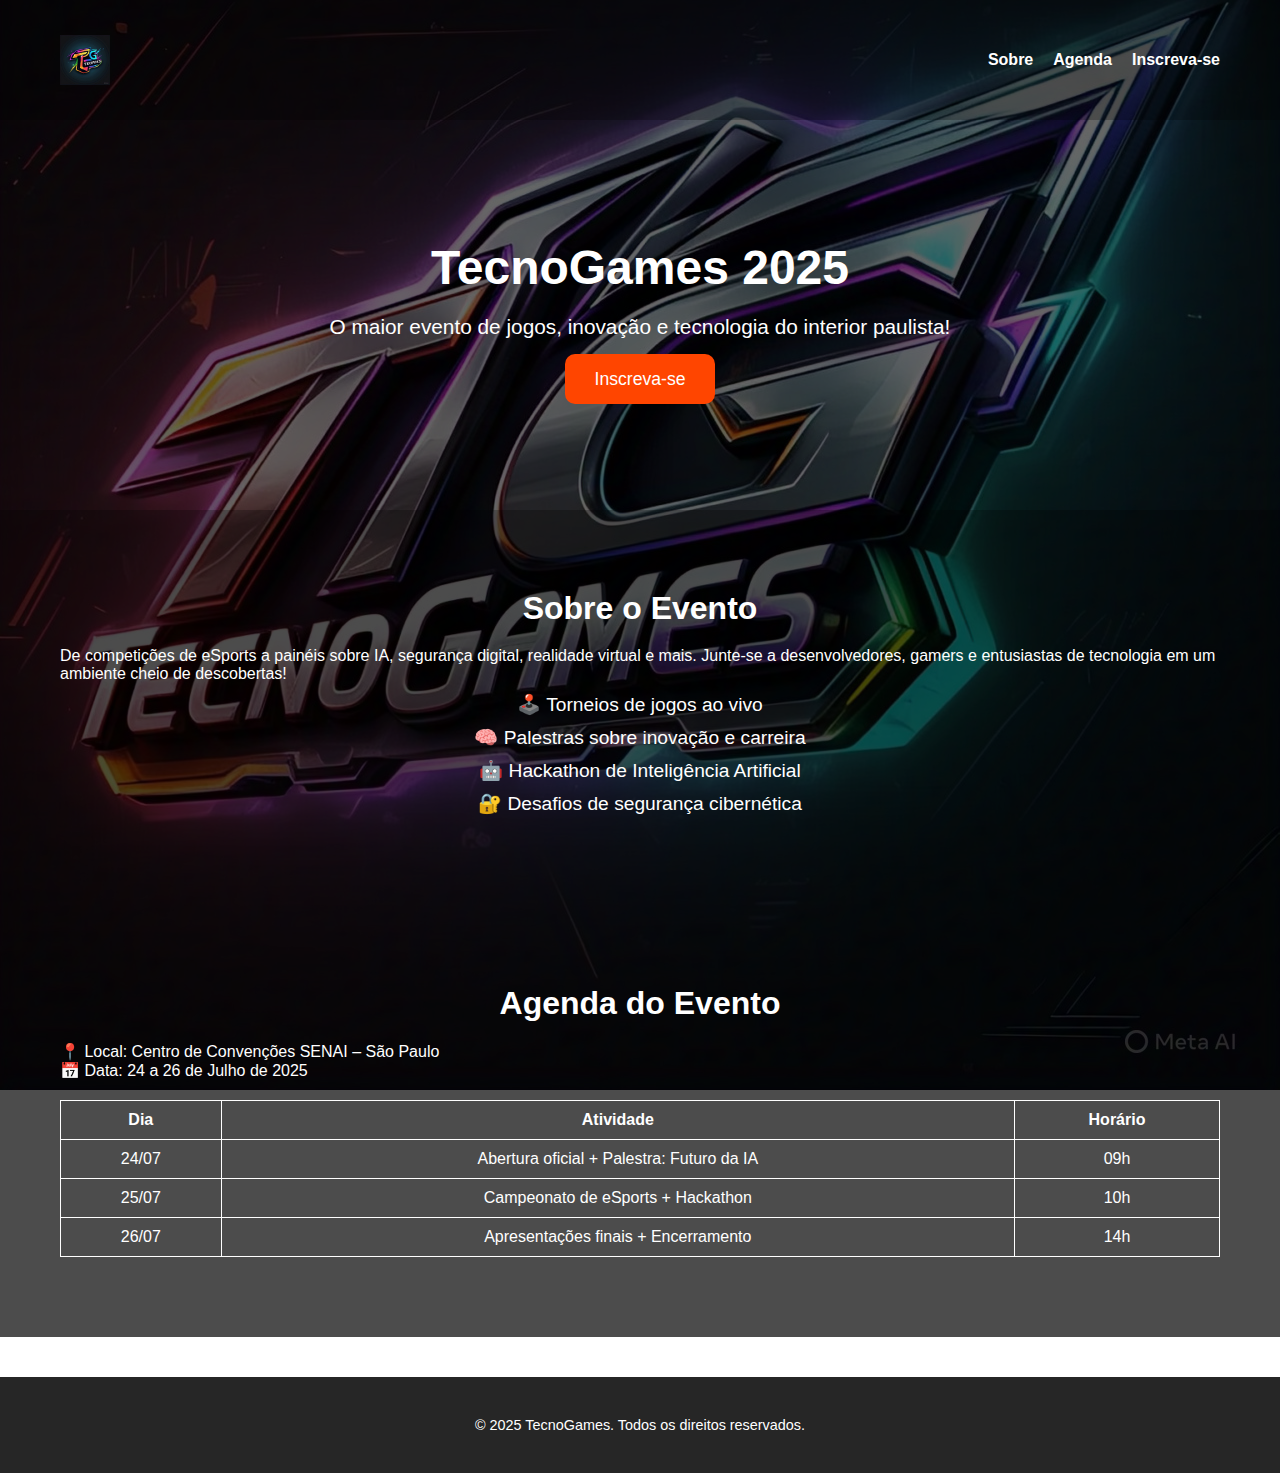
<file: index.html>
<!DOCTYPE html>
<html lang="pt-BR">
<head>
  <meta charset="UTF-8" />
  <meta name="viewport" content="width=device-width, initial-scale=1.0" />
  <title>TecnoGames 2025</title>
  <link rel="stylesheet" href="style.css" />
  <link rel="icon" type="image/png" href="assets/crie_uma_logo_para_uma_empresa_ficticia.jpeg">
</head>
<body>
  <header class="topo">
    <div class="container">
      <img src="assets/crie_uma_logo_em_imagem_para_uma.jpeg" alt="TecnoGames" class="logo" />
      <nav>
        <ul>
          <li><a href="#sobre">Sobre</a></li>
          <li><a href="#agenda">Agenda</a></li>
          <li><a href="#inscricao" class="inscrever-btn">Inscreva-se</a></li>
        </ul>
      </nav>
    </div>
  </header>

  <section class="banner">
    <div class="container">
      <h1>TecnoGames 2025</h1>
      <p>O maior evento de jogos, inovação e tecnologia do interior paulista!</p>
      <a href="login.html" class="botao-inscricao">Inscreva-se</a>
    </div>
  </section>

  <section id="sobre" class="sobre">
    <div class="container">
      <h2>Sobre o Evento</h2>
      <p>De competições de eSports a painéis sobre IA, segurança digital, realidade virtual e mais. Junte-se a desenvolvedores, gamers e entusiastas de tecnologia em um ambiente cheio de descobertas!</p>
      <ul>
        <li>🕹️ Torneios de jogos ao vivo</li>
        <li>🧠 Palestras sobre inovação e carreira</li>
        <li>🤖 Hackathon de Inteligência Artificial</li>
        <li>🔐 Desafios de segurança cibernética</li>
      </ul>
    </div>
  </section>

  <section id="agenda" class="agenda">
    <div class="container">
      <h2>Agenda do Evento</h2>
      <p>📍 Local: Centro de Convenções SENAI – São Paulo<br>
         📅 Data: 24 a 26 de Julho de 2025</p>
      <table>
        <tr>
          <th>Dia</th><th>Atividade</th><th>Horário</th>
        </tr>
        <tr><td>24/07</td><td>Abertura oficial + Palestra: Futuro da IA</td><td>09h</td></tr>
        <tr><td>25/07</td><td>Campeonato de eSports + Hackathon</td><td>10h</td></tr>
        <tr><td>26/07</td><td>Apresentações finais + Encerramento</td><td>14h</td></tr>
      </table>
    </div>
  </section>

  <footer>
    <div class="container">
      <p>&copy; 2025 TecnoGames. Todos os direitos reservados.</p>
    </div>
  </footer>
</body>
</html>
</file>
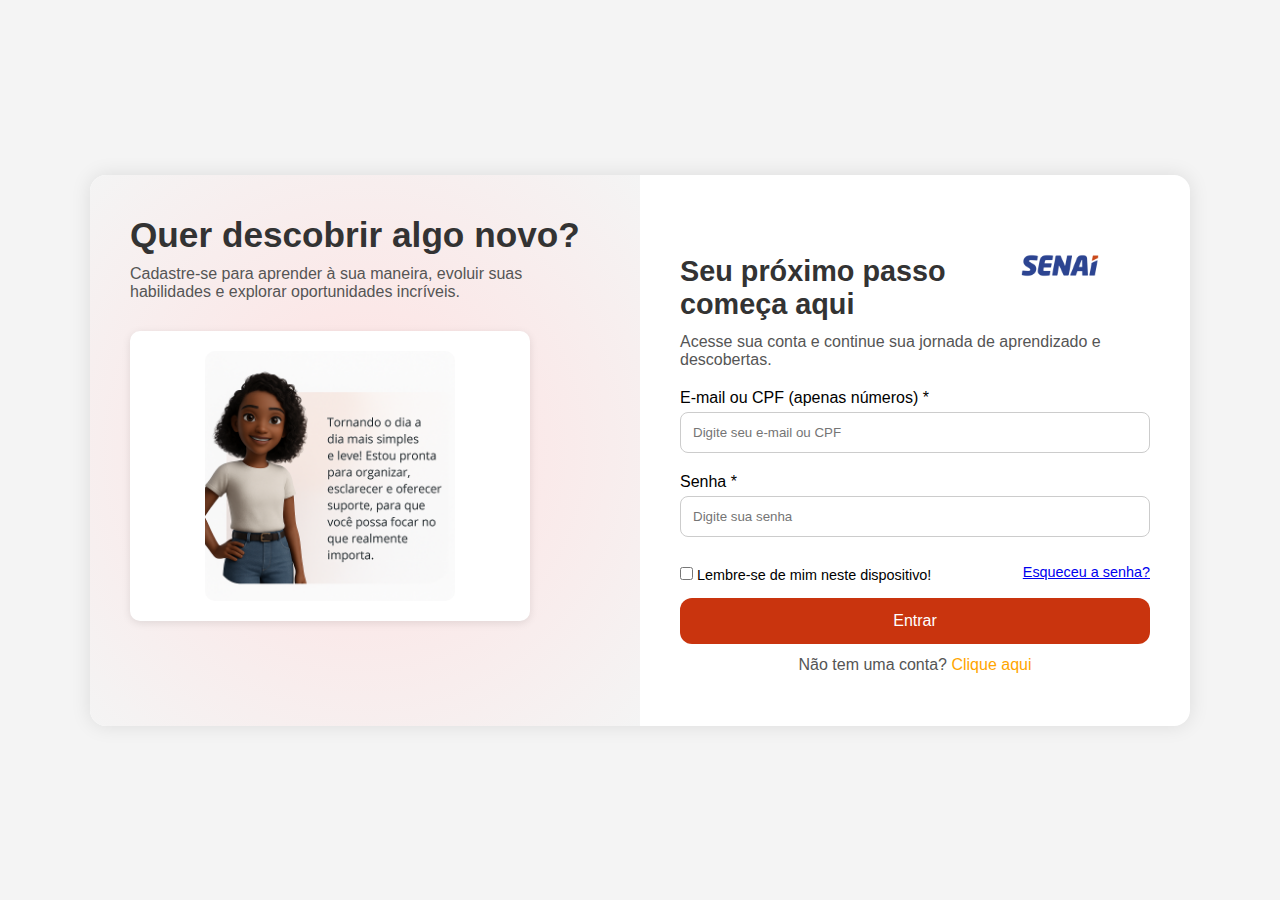
<file: login.html>
<!DOCTYPE html>
<html lang="pt-BR">
<head>
  <meta charset="UTF-8" />
  <meta name="viewport" content="width=device-width, initial-scale=1.0" />
  <title>Servidor de Identidade</title>
  <link rel="stylesheet" href="login.css" />
  <link rel="icon" type="image/png" href="assets/favicon-32x32.png" />
</head>
<body>
  <div class="container">
    <div class="left">
      <h1>Quer descobrir algo novo?</h1>
      <p>Cadastre-se para aprender à sua maneira, evoluir suas habilidades e explorar oportunidades incríveis.</p>
      <div class="nai-box">
        <img src="assets/NAI-avatar.png" alt="Nai Avatar" />
      </div>
    </div>
    <div class="right">
      <img src="assets/logo nova senai.png" alt="SENAI" class="logo"/>
      <h2>Seu próximo passo <strong>começa aqui</strong></h2>
      <p>Acesse sua conta e continue sua jornada de aprendizado e descobertas.</p>
      <form action="#alerta" method="get">
        <label>E-mail ou CPF (apenas números) *</label>
        <input type="text" name="cpf" placeholder="Digite seu e-mail ou CPF" required />
        <label>Senha *</label>
        <input type="password" name="senha" placeholder="Digite sua senha" required />
        <div class="remember">
          <label><input type="checkbox" /> Lembre-se de mim neste dispositivo!</label>
          <a href="#">Esqueceu a senha?</a>
        </div>
        <button type="submit">Entrar</button>
      </form>
      <p class="register">Não tem uma conta? <a href="#">Clique aqui</a></p>
    </div>
  </div>

  <!-- Alerta de phishing (inicialmente invisível) -->
  <div id="alerta" class="alerta">
    <div class="alerta-box">
      <h2>⚠️ Simulação de Phishing Bem-Sucedida ⚠️</h2>
      <p>Se este fosse um site malicioso, seus dados já teriam sido capturados por um invasor.</p>
      <p><strong>Essa é uma simulação educativa.</strong> Nunca insira seus dados em páginas suspeitas ou desconhecidas.</p>
      <p>Treinamento de conscientização sobre segurança digital.</p>
      <a href="#" class="voltar">Voltar à simulação</a>
    </div>
  </div>
</body>
</html>
</file>
<file: style.css>
* {
  margin: 0;
  padding: 0;
  box-sizing: border-box;
}

body {
  font-family: 'Segoe UI', Tahoma, Geneva, Verdana, sans-serif;
  color: #fff;
  background: url('assets/crie_uma_logo_para_uma_empresa_ficticia.jpeg') no-repeat center center fixed;
  background-size: cover;
}

.container {
  max-width: 1200px;
  margin: auto;
  padding: 20px;
}

.topo {
  background: rgba(0, 0, 0, 0.7);
  padding: 15px 0;
}

.topo .container {
  display: flex;
  justify-content: space-between;
  align-items: center;
}

.logo {
  height: 50px;
}

.topo nav ul {
  list-style: none;
  display: flex;
  gap: 20px;
}

.topo nav ul li a {
  color: #fff;
  text-decoration: none;
  font-weight: bold;
  transition: 0.3s;
}

.topo nav ul li a:hover {
  text-decoration: underline;
}

.banner {
  text-align: center;
  padding: 100px 20px;
  background: rgba(0, 0, 0, 0.6);
}

.banner h1 {
  font-size: 3em;
  margin-bottom: 20px;
}

.banner p {
  font-size: 1.3em;
  margin-bottom: 30px;
}

.botao-inscricao {
  background-color: #ff4500;
  color: white;
  padding: 15px 30px;
  text-decoration: none;
  border-radius: 10px;
  font-size: 1.1em;
  transition: 0.3s;
}

.botao-inscricao:hover {
  background-color: #e03e00;
}

.sobre, .agenda {
  background: rgba(0, 0, 0, 0.7);
  padding: 60px 20px;
}

.sobre h2, .agenda h2 {
  font-size: 2em;
  margin-bottom: 20px;
  text-align: center;
}

.sobre ul {
  list-style: none;
  padding-left: 0;
  text-align: center;
}

.sobre ul li {
  font-size: 1.2em;
  margin: 10px 0;
}

.agenda table {
  width: 100%;
  border-collapse: collapse;
  margin-top: 20px;
}

.agenda table, th, td {
  border: 1px solid #fff;
}

.agenda th, td {
  padding: 10px;
  text-align: center;
}

footer {
  text-align: center;
  background: rgba(0, 0, 0, 0.85);
  padding: 20px;
  margin-top: 40px;
  font-size: 0.9em;
}
</file>
<file: login.css>
* {
  box-sizing: border-box;
  margin: 0;
  padding: 0;
  font-family: "Segoe UI", sans-serif;
}

body {
  display: flex;
  justify-content: center;
  align-items: center;
  background: #f4f4f4;
  min-height: 100vh;
}

.container {
  display: flex;
  max-width: 1100px;
  background: white;
  box-shadow: 0 0 20px rgba(0, 0, 0, 0.1);
  border-radius: 16px;
  overflow: hidden;
}

.left, .right {
  padding: 40px;
  width: 50%;
}

.left {
  background: radial-gradient(circle, #ffe1e1, #f4f4f4);
}

.left h1 {
  font-size: 2.2em;
  margin-bottom: 10px;
  color: #333;
}

.left p {
  color: #555;
  margin-bottom: 30px;
}

.nai-box {
  display: flex;
  gap: 15px;
  background: #ffffffcc;
  padding: 16px;
  border-radius: 12px;
}

.nai-box img {
  width: 100px;
  border-radius: 5px;
}

.right .logo {
  width: 180px; 
  float: right;
  height: auto;
}


.right h2 {
  font-size: 1.8em;
  margin-top: 40px;
  color: #333;
}

.right p {
  color: #555;
  margin: 12px 0;
}

form {
  margin-top: 20px;
}

form label {
  display: block;
  margin: 10px 0 5px;
  font-weight: 500;
}

form input[type="text"],
form input[type="password"] {
  width: 100%;
  padding: 12px;
  border-radius: 8px;
  border: 1px solid #ccc;
  margin-bottom: 10px;
}

.remember {
  display: flex;
  align-items: center;
  justify-content: space-between;
  font-size: 0.9em;
  margin: 10px 0;
}

button {
  width: 100%;
  padding: 14px;
  background: #c9340e;
  color: white;
  border: none;
  border-radius: 12px;
  font-size: 1em;
  cursor: pointer;
}

.register {
  text-align: center;
  margin-top: 20px;
}

.register a {
  color: orange;
  text-decoration: none;
}

/* Alerta inicialmente invisível */
.alerta {
  display: none;
}

:target.alerta {
  position: fixed;
  inset: 0;
  background: rgba(0, 0, 0, 0.85);
  display: flex;
  justify-content: center;
  align-items: center;
  z-index: 1000;
}

.alerta-box {
  background: white;
  padding: 40px;
  border-radius: 16px;
  text-align: center;
  max-width: 500px;
  box-shadow: 0 0 20px red;
  animation: pop 0.5s ease-out;
}

.alerta-box h2 {
  color: red;
  margin-bottom: 20px;
}

.alerta-box p {
  margin-bottom: 15px;
  font-size: 1.1em;
}

.alerta-box .voltar {
  display: inline-block;
  margin-top: 20px;
  padding: 10px 20px;
  background: red;
  color: white;
  text-decoration: none;
  border-radius: 8px;
}

@keyframes pop {
  from {
    transform: scale(0.8);
    opacity: 0;
  }
  to {
    transform: scale(1);
    opacity: 1;
  }
}
.nai-box {
  display: flex;
  align-items: center;
  gap: 15px;
  background-color: #fff;
  padding: 15px;
  border-radius: 10px;
  max-width: 600px;
  box-shadow: 0 2px 8px rgba(0, 0, 0, 0.05);
}

.nai-box img {
  width: 100px;
  height: auto;
  object-fit: cover;
  border-radius: 10px;
  flex-shrink: 0;
}

.nai-box {
  display: flex;
  justify-content: center;
  align-items: center;
  background-color: #fff;
  padding: 20px;
  border-radius: 10px;
  box-shadow: 0 2px 8px rgba(0, 0, 0, 0.1);
  max-width: 400px; /* ajuste conforme necessário */
  margin-top: 20px;
}

.nai-box img {
  width: 100%; /* ocupa toda a largura da box */
  max-width: 250px; /* controle do tamanho máximo da imagem */
  height: auto;
  border-radius: 10px;
}

.logo {
  width: 120px; /* aumente este valor para deixar maior */
  height: auto;
}
/* RESPONSIVO */
@media (max-width: 768px) {
  .container {
    flex-direction: column;
    width: 95%;
    margin: 20px;
  }

  .left, .right {
    width: 100%;
    padding: 30px 20px;
    text-align: center;
  }

  .right .logo {
    float: none;
    margin: 0 auto 20px;
    display: block;
  }

  .left h1, .right h2 {
    font-size: 1.6em;
  }

  .nai-box {
    flex-direction: column;
    align-items: center;
    text-align: center;
    max-width: 100%;
  }

  .nai-box img {
    max-width: 200px;
    width: 100%;
  }

  button {
    font-size: 1em;
    padding: 12px;
  }

  .alerta-box {
    width: 90%;
    padding: 30px 20px;
  }
}

@media (max-width: 480px) {
  .left h1, .right h2 {
    font-size: 1.4em;
  }

  form input[type="text"],
  form input[type="password"] {
    padding: 10px;
  }

  .remember {
    flex-direction: column;
    align-items: flex-start;
    gap: 10px;
  }

  .alerta-box h2 {
    font-size: 1.4em;
  }

  .alerta-box p {
    font-size: 1em;
  }

  .alerta-box .voltar {
    padding: 8px 16px;
    font-size: 0.95em;
  }
}
</file>
